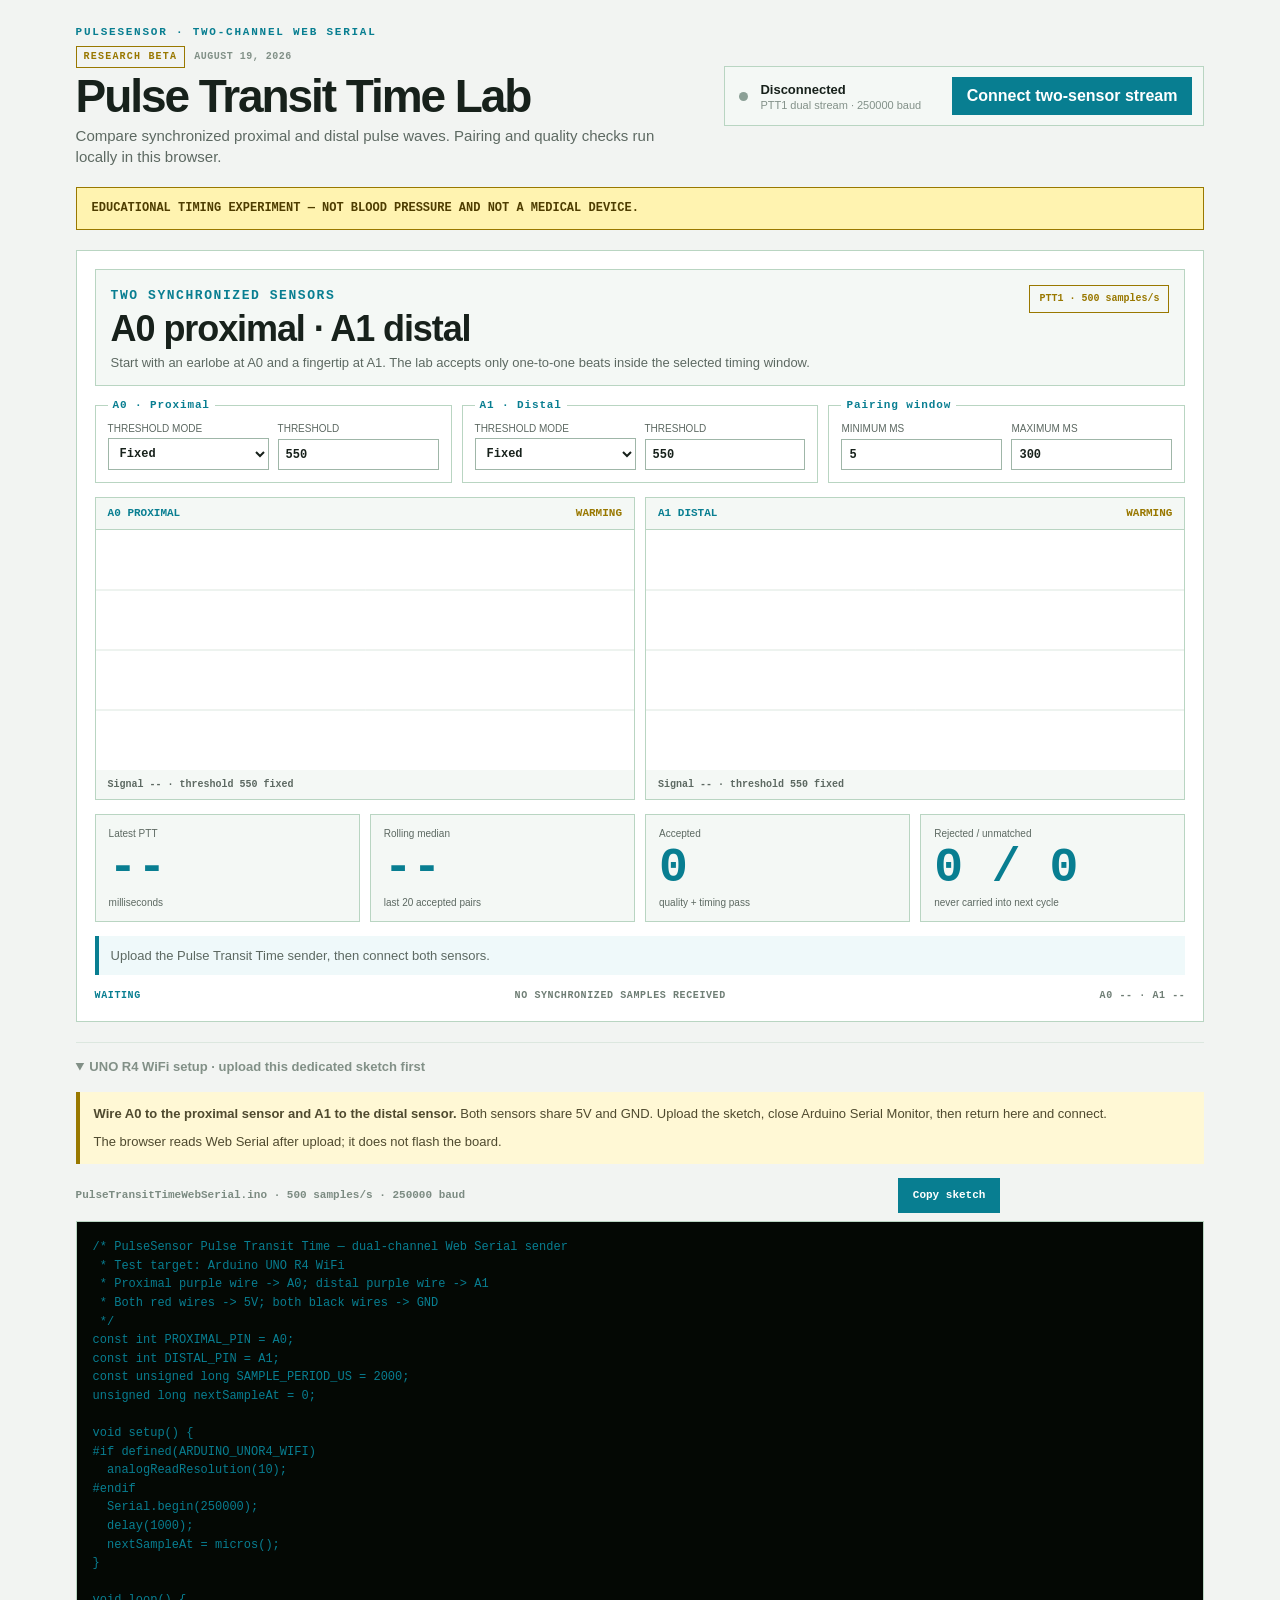
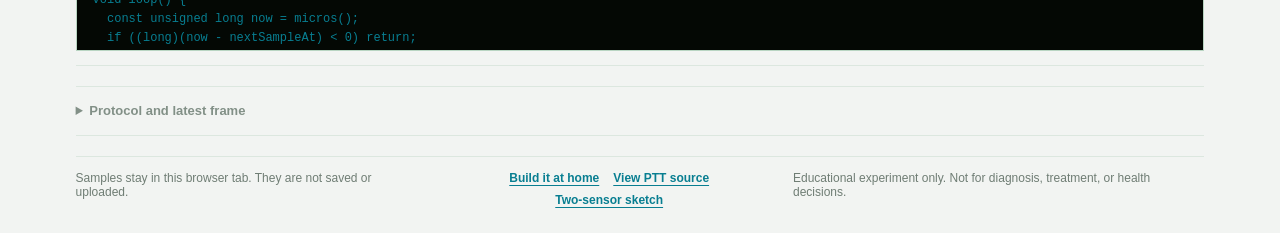
<file: docs/pulse-transit-time/index.html>
<!doctype html>
<html lang="en">
<head>
  <meta charset="utf-8">
  <meta name="viewport" content="width=device-width, initial-scale=1">
  <meta name="theme-color" content="#060a06">
  <title>PulseSensor Pulse Transit Time Lab</title>
  <meta name="description" content="Compare two synchronized PulseSensors for an educational pulse transit time experiment in Chrome.">
  <link rel="stylesheet" href="./pulse-transit-time.css?v=20260819-ptt-r1">
</head>
<body>
  <main class="ptt-app">
    <header class="topbar">
      <div>
        <p class="eyebrow">PulseSensor · Two-channel Web Serial</p>
        <p class="release-line"><span class="beta-badge">RESEARCH BETA</span><time datetime="2026-08-19">August 19, 2026</time></p>
        <h1>Pulse Transit Time Lab</h1>
        <p class="subhead">Compare synchronized proximal and distal pulse waves. Pairing and quality checks run locally in this browser.</p>
      </div>
      <div class="connection" aria-live="polite">
        <span class="status-dot" id="statusDot"></span>
        <div class="connection-copy">
          <strong id="statusText">Disconnected</strong>
          <span id="sourceMeta">PTT1 dual stream · 250000 baud</span>
        </div>
        <button id="connectBtn" type="button">Connect two-sensor stream</button>
      </div>
    </header>

    <div class="error-message" id="errorMessage" role="alert" hidden></div>
    <aside class="simulation-warning" id="simulationWarning" hidden>
      SIMULATED BENCH SIGNAL — NOT A PERSON. This mode checks the interface only.
    </aside>
    <aside class="experiment-warning">
      EDUCATIONAL TIMING EXPERIMENT — NOT BLOOD PRESSURE AND NOT A MEDICAL DEVICE.
    </aside>

    <section class="workspace" aria-labelledby="workspaceTitle">
      <div class="workspace-heading">
        <div>
          <span class="card-label">Two synchronized sensors</span>
          <h2 id="workspaceTitle">A0 proximal · A1 distal</h2>
          <p>Start with an earlobe at A0 and a fingertip at A1. The lab accepts only one-to-one beats inside the selected timing window.</p>
        </div>
        <span class="protocol-badge">PTT1 · 500 samples/s</span>
      </div>

      <div class="ptt-controls" aria-label="Pulse Transit Time detector settings">
        <fieldset>
          <legend>A0 · Proximal</legend>
          <label>Threshold mode
            <select id="proximalThresholdMode"><option value="fixed" selected>Fixed</option><option value="adaptive">Adaptive</option></select>
          </label>
          <label>Threshold <input id="proximalThreshold" type="number" min="0" max="1023" value="550"></label>
        </fieldset>
        <fieldset>
          <legend>A1 · Distal</legend>
          <label>Threshold mode
            <select id="distalThresholdMode"><option value="fixed" selected>Fixed</option><option value="adaptive">Adaptive</option></select>
          </label>
          <label>Threshold <input id="distalThreshold" type="number" min="0" max="1023" value="550"></label>
        </fieldset>
        <fieldset>
          <legend>Pairing window</legend>
          <label>Minimum ms <input id="minimumPtt" type="number" min="0" max="299" value="5"></label>
          <label>Maximum ms <input id="maximumPtt" type="number" min="1" max="1000" value="300"></label>
        </fieldset>
      </div>

      <div class="dual-wave-grid">
        <article class="channel-panel">
          <div class="channel-header"><strong>A0 PROXIMAL</strong><span id="proximalQuality">WARMING</span></div>
          <canvas id="proximalCanvas" width="900" height="220" aria-label="Proximal PulseSensor waveform"></canvas>
          <p id="proximalMeta">Signal -- · threshold 550 fixed</p>
        </article>
        <article class="channel-panel">
          <div class="channel-header"><strong>A1 DISTAL</strong><span id="distalQuality">WARMING</span></div>
          <canvas id="distalCanvas" width="900" height="220" aria-label="Distal PulseSensor waveform"></canvas>
          <p id="distalMeta">Signal -- · threshold 550 fixed</p>
        </article>
      </div>

      <div class="ptt-readouts">
        <article><span>Latest PTT</span><strong id="latestPtt">--</strong><small>milliseconds</small></article>
        <article><span>Rolling median</span><strong id="medianPtt">--</strong><small>last 20 accepted pairs</small></article>
        <article><span>Accepted</span><strong id="acceptedPairs">0</strong><small>quality + timing pass</small></article>
        <article><span>Rejected / unmatched</span><strong id="rejectedPairs">0 / 0</strong><small>never carried into next cycle</small></article>
      </div>
      <p class="ptt-guidance" id="pttGuidance">Upload the Pulse Transit Time sender, then connect both sensors.</p>

      <div class="connection-summary" aria-live="polite">
        <span id="modeChip">WAITING</span>
        <span id="frameMeta">No synchronized samples received</span>
        <span id="signalMeta">A0 -- · A1 --</span>
      </div>
    </section>

    <details class="technical-details board-setup" open>
      <summary>UNO R4 WiFi setup · upload this dedicated sketch first</summary>
      <div class="setup-callout">
        <p><strong>Wire A0 to the proximal sensor and A1 to the distal sensor.</strong> Both sensors share 5V and GND. Upload the sketch, close Arduino Serial Monitor, then return here and connect.</p>
        <p>The browser reads Web Serial after upload; it does not flash the board.</p>
      </div>
      <div class="sketch-toolbar">
        <span>PulseTransitTimeWebSerial.ino · 500 samples/s · 250000 baud</span>
        <button class="copy-sketch-button" id="copySketchBtn" type="button">Copy sketch</button>
        <span class="copy-status" id="copySketchStatus" role="status" aria-live="polite"></span>
      </div>
      <pre class="sketch-code"><code id="unoR4Sketch">/* PulseSensor Pulse Transit Time — dual-channel Web Serial sender
 * Test target: Arduino UNO R4 WiFi
 * Proximal purple wire -&gt; A0; distal purple wire -&gt; A1
 * Both red wires -&gt; 5V; both black wires -&gt; GND
 */
const int PROXIMAL_PIN = A0;
const int DISTAL_PIN = A1;
const unsigned long SAMPLE_PERIOD_US = 2000;
unsigned long nextSampleAt = 0;

void setup() {
#if defined(ARDUINO_UNOR4_WIFI)
  analogReadResolution(10);
#endif
  Serial.begin(250000);
  delay(1000);
  nextSampleAt = micros();
}

void loop() {
  const unsigned long now = micros();
  if ((long)(now - nextSampleAt) &lt; 0) return;
  nextSampleAt += SAMPLE_PERIOD_US;
  const int proximal = analogRead(PROXIMAL_PIN);
  const int distal = analogRead(DISTAL_PIN);
  Serial.print("PTT1,");
  Serial.print(now);
  Serial.print(',');
  Serial.print(proximal);
  Serial.print(',');
  Serial.println(distal);
}</code></pre>
    </details>

    <details class="technical-details">
      <summary>Protocol and latest frame</summary>
      <p>The dedicated sender emits <code>PTT1,timestamp_us,proximal,distal</code>. Other serial formats are ignored.</p>
      <p class="raw-line"><span>Latest frame</span><code id="rawSerial">waiting for PTT1 data...</code></p>
    </details>

    <footer>
      <p>Samples stay in this browser tab. They are not saved or uploaded.</p>
      <p class="source-links"><a href="https://github.com/WorldFamousElectronics/PulseSensorPlayground/blob/master/docs/pulse-transit-time/README.md" target="_blank" rel="noopener">Build it at home</a><a href="https://github.com/WorldFamousElectronics/PulseSensorPlayground/tree/master/docs/pulse-transit-time" target="_blank" rel="noopener">View PTT source</a><a href="https://github.com/WorldFamousElectronics/PulseSensorPlayground/blob/master/examples/PulseTransitTimeWebSerial/PulseTransitTimeWebSerial.ino" target="_blank" rel="noopener">Two-sensor sketch</a></p>
      <p>Educational experiment only. Not for diagnosis, treatment, or health decisions.</p>
    </footer>
  </main>

  <script>
    if (window.parent !== window) {
      const announceReady = () => window.parent.postMessage({ type: 'pulsesensor-pulse-transit-time-ready' }, '*');
      announceReady();
      window.addEventListener('load', announceReady, { once: true });
      setTimeout(announceReady, 500);
    }
  </script>
  <script type="module" src="./pulse-transit-time.mjs?v=20260819-ptt-r1"></script>
</body>
</html>
</file>
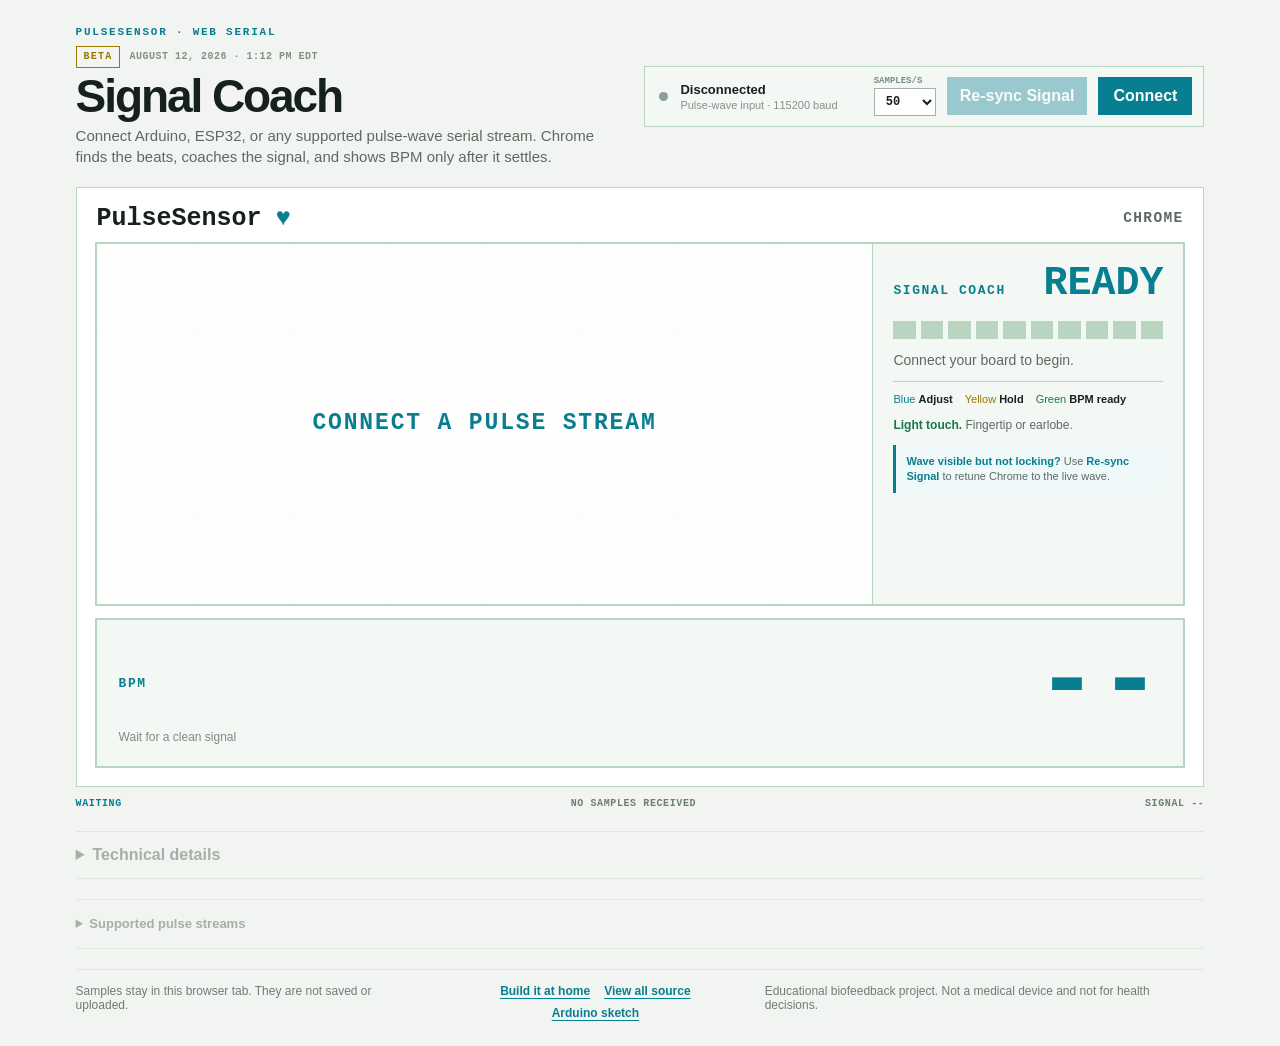
<file: docs/signal-coach/index.html>
<!doctype html>
<!-- PulseSensor Signal Coach parallel tester preview -->
<html lang="en">
<head>
  <meta charset="utf-8">
  <meta name="viewport" content="width=device-width, initial-scale=1">
  <meta name="theme-color" content="#060a06">
  <title>PulseSensor Signal Coach</title>
  <meta name="description" content="Connect a PulseSensor over USB, see the live waveform, and get clear Signal Coach guidance before trusting BPM.">
  <link rel="stylesheet" href="./signal-coach.css?v=20260812-action-first-r5">
</head>
<body>
  <main class="coach-app">
    <header class="topbar">
      <div>
        <p class="eyebrow">PulseSensor · Web Serial</p>
        <p class="release-line"><span class="beta-badge">BETA</span><time datetime="2026-08-12T13:12:31-04:00">August 12, 2026 · 1:12 PM EDT</time></p>
        <h1>Signal Coach</h1>
        <p class="subhead">Connect Arduino, ESP32, or any supported pulse-wave serial stream. Chrome finds the beats, coaches the signal, and shows BPM only after it settles.</p>
      </div>
      <div class="connection" aria-live="polite">
        <span class="status-dot" id="statusDot"></span>
        <div class="connection-copy">
          <strong id="statusText">Disconnected</strong>
          <span id="sourceMeta">Pulse-wave input · 115200 baud</span>
        </div>
        <label class="rate-control" for="sampleRate">Samples/s
          <select id="sampleRate">
            <option value="50" selected>50</option>
            <option value="100">100</option>
            <option value="200">200</option>
            <option value="500">500</option>
          </select>
        </label>
        <button class="resync-button" id="resyncBtn" type="button" aria-describedby="resyncHelp" title="Retune Chrome to the live waveform" disabled>Re-sync Signal</button>
        <button id="connectBtn" type="button">Connect</button>
      </div>
    </header>

    <div class="error-message" id="errorMessage" role="alert" hidden></div>
    <aside class="simulation-warning" id="simulationWarning" hidden>
      SIMULATED BENCH SIGNAL — NOT A PERSON. This mode checks the interface only.
    </aside>
    <section class="display" aria-labelledby="displayTitle">
      <h2 id="displayTitle" class="sr-only">Live PulseSensor display</h2>
      <div class="device-screen">
        <div class="screen-header">
          <span id="sourceName">PulseSensor</span>
          <span class="heart" id="heart" aria-hidden="true">♥</span>
          <span class="screen-source" id="screenSource">CHROME</span>
        </div>

        <div class="wave-coach-layout">
          <div class="wave-wrap">
            <canvas id="waveformCanvas" width="900" height="300" aria-label="Live PulseSensor waveform"></canvas>
            <div class="waiting-overlay" id="waitingOverlay">CONNECT A PULSE STREAM</div>
          </div>

          <aside class="graph-guide" aria-labelledby="graphGuideTitle">
            <article class="coach-card" id="coachCard">
              <div class="coach-heading">
                <span class="card-label" id="graphGuideTitle">Signal Coach</span>
                <strong id="coachLabel">READY</strong>
              </div>
              <div class="quality-bar" id="qualityBar" aria-label="Signal confidence">
                <span></span><span></span><span></span><span></span><span></span>
                <span></span><span></span><span></span><span></span><span></span>
              </div>
              <p id="coachAdvice">Connect your board to begin.</p>
            </article>
            <div class="guide-key" aria-label="Coach color key">
              <span class="guide-blue">Blue <b>Adjust</b></span>
              <span class="guide-yellow">Yellow <b>Hold</b></span>
              <span class="guide-green">Green <b>BPM ready</b></span>
            </div>
            <p class="wear-guide"><strong>Light touch.</strong> Fingertip or earlobe.</p>
            <p class="resync-help" id="resyncHelp"><strong>Wave visible but not locking?</strong> Use <b>Re-sync Signal</b> to retune Chrome to the live wave.</p>
          </aside>
        </div>

        <div class="readout-grid">
          <article class="bpm-card" id="bpmCard">
            <span class="card-label">BPM</span>
            <strong id="liveBpm">--</strong>
            <span class="card-note" id="bpmNote">Wait for a clean signal</span>
          </article>
        </div>
      </div>

      <div class="connection-summary" aria-live="polite">
        <span id="modeChip">WAITING</span>
        <span id="frameMeta">No samples received</span>
        <span id="signalMeta">Signal --</span>
      </div>
    </section>

    <details class="technical-details">
      <summary>Technical details</summary>
      <div class="technical-grid">
        <div><span>Signal</span><strong id="liveSignal">--</strong><small>raw ADC</small></div>
        <div><span>Browser beat</span><strong id="liveBeat">--</strong><small>detected in Chrome</small></div>
        <div><span>Browser IBI</span><strong id="liveIbi">--</strong><small>milliseconds</small></div>
        <div><span>Quality</span><strong id="liveQuality">--</strong><small>browser confidence</small></div>
        <div><span>Input format</span><strong id="liveInputFormat">--</strong><small>auto detected</small></div>
        <div><span>Sender values</span><strong id="sourceMetrics">--</strong><small>diagnostic only</small></div>
      </div>
      <p class="raw-line"><span>Latest frame</span><code id="rawSerial">waiting for data...</code></p>
    </details>

    <details class="technical-details supported-inputs">
      <summary>Supported pulse streams</summary>
      <p>Signal Coach needs a numeric pulse-wave sample. It accepts one number per line, <code>S512</code>, <code>Signal 512</code>, <code>signal=512</code>, <code>timestamp,signal</code>, JSON samples, Arduino <code>signal,bpm,ibi,beat</code>, and PulseLink PSWS. Sender BPM and IBI never control the coach.</p>
      <p>Choose the rate your sketch prints. The default tutorial sends 50 samples each second.</p>
    </details>

    <footer>
      <p>Samples stay in this browser tab. They are not saved or uploaded.</p>
      <p class="source-links"><a href="https://github.com/WorldFamousElectronics/PulseSensorPlayground/blob/master/docs/signal-coach/README.md" target="_blank" rel="noopener">Build it at home</a><a href="https://github.com/WorldFamousElectronics/PulseSensorPlayground/tree/master/docs/signal-coach" target="_blank" rel="noopener">View all source</a><a href="https://github.com/WorldFamousElectronics/PulseSensorPlayground/blob/master/examples/SignalCoachWebSerial/SignalCoachWebSerial.ino" target="_blank" rel="noopener">Arduino sketch</a></p>
      <p>Educational biofeedback project. Not a medical device and not for health decisions.</p>
    </footer>
  </main>

  <script>
    if (window.parent !== window) {
      const announceReady = () => window.parent.postMessage({ type: 'pulsesensor-signal-coach-ready' }, '*');
      announceReady();
      window.addEventListener('load', announceReady, { once: true });
      setTimeout(announceReady, 500);
    }
  </script>
  <script type="module" src="./signal-coach.mjs?v=20260812-action-first-r5"></script>
</body>
</html>
</file>
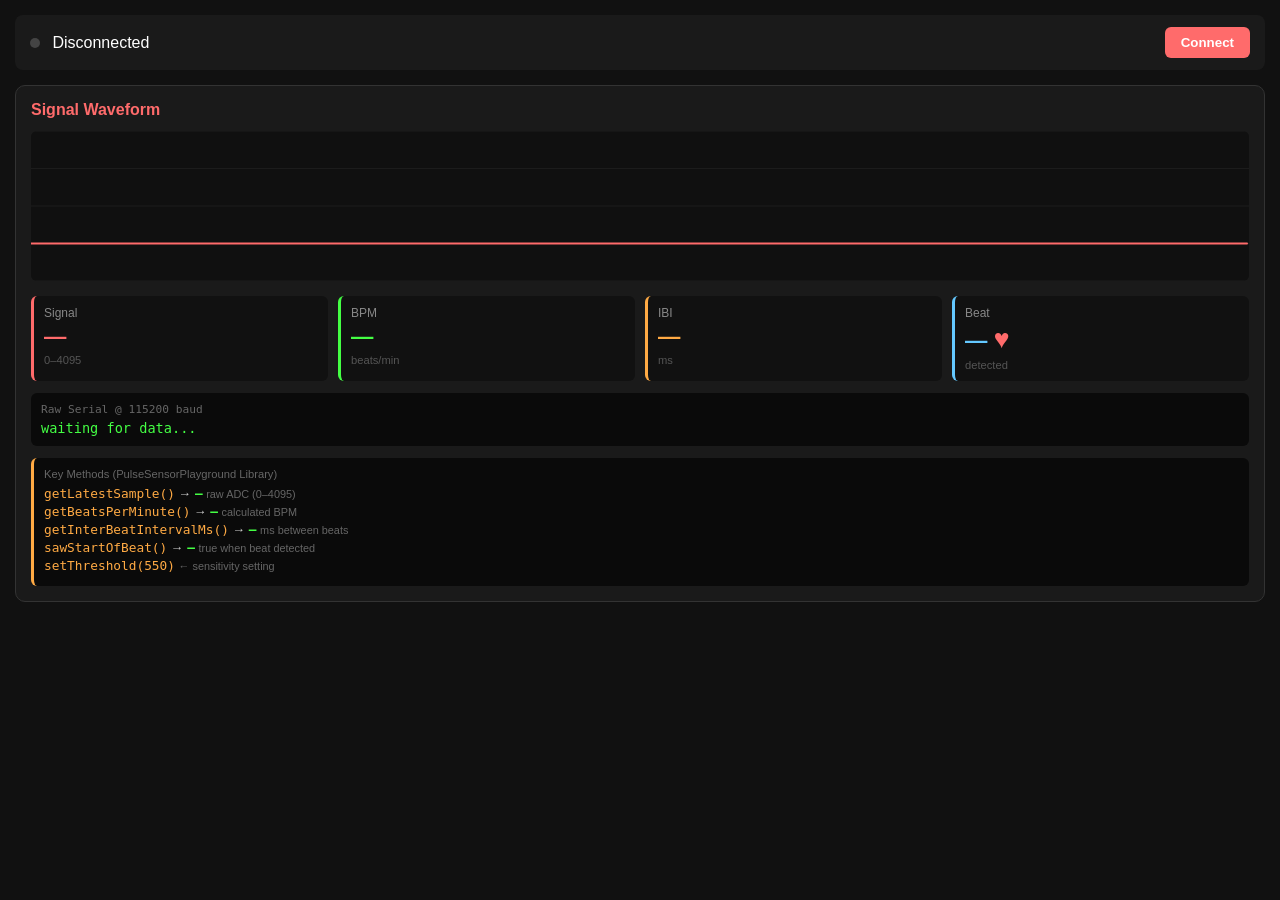
<file: docs/webserial-explainer/index.html>
<!DOCTYPE html>
<!-- Existing WebSerial dashboard preserved for tester comparison. -->
<html>
<head>
  <meta charset="UTF-8">
  <meta name="viewport" content="width=device-width, initial-scale=1.0">
  <title>PulseSensor WebSerial</title>
  <style>
    * { margin: 0; padding: 0; box-sizing: border-box; }
    body { 
      font-family: -apple-system, BlinkMacSystemFont, 'Segoe UI', Roboto, sans-serif; 
      background: #111; 
      color: white; 
      padding: 15px; 
    }
    
    .connection-bar {
      display: flex;
      justify-content: space-between;
      align-items: center;
      padding: 12px 15px;
      background: #1a1a1a;
      border-radius: 8px;
      margin-bottom: 15px;
    }
    
    .status-dot {
      display: inline-block;
      width: 10px;
      height: 10px;
      border-radius: 50%;
      background: #444;
      margin-right: 8px;
      transition: background 0.3s;
    }
    
    .status-dot.connected { background: #51cf66; }
    
    button {
      padding: 8px 16px;
      background: #ff6b6b;
      color: white;
      border: none;
      border-radius: 6px;
      font-weight: 600;
      cursor: pointer;
    }
    
    button:hover { background: #ff5252; }
    
    .panel {
      background: #1a1a1a;
      border: 1px solid #333;
      border-radius: 10px;
      padding: 15px;
    }
    
    .panel h2 {
      font-size: 1em;
      color: #ff6b6b;
      margin-bottom: 12px;
    }
    
    canvas {
      width: 100%;
      height: 150px;
      background: #111;
      border-radius: 6px;
      display: block;
    }
    
    .variables {
      display: grid;
      grid-template-columns: repeat(4, 1fr);
      gap: 10px;
      margin-top: 15px;
    }
    
    .var-box {
      background: #111;
      padding: 10px;
      border-radius: 6px;
      border-left: 3px solid;
    }
    
    .var-box .label { font-size: 0.75em; color: #888; }
    .var-box .value { font-size: 1.4em; font-weight: bold; margin: 4px 0; }
    .var-box .unit { font-size: 0.7em; color: #555; }
    
    .var-box.signal { border-color: #ff6b6b; }
    .var-box.signal .value { color: #ff6b6b; }
    .var-box.bpm { border-color: #44ff44; }
    .var-box.bpm .value { color: #44ff44; }
    .var-box.ibi { border-color: #ffaa44; }
    .var-box.ibi .value { color: #ffaa44; }
    .var-box.beat { border-color: #64c8ff; }
    .var-box.beat .value { color: #64c8ff; }
    
    .heart {
      display: inline-block;
      font-size: 1.2em;
      color: #ff6b6b;
      transition: transform 0.1s;
    }
    
    .heart.pulse { transform: scale(1.4); }
    
    .raw-serial {
      margin-top: 12px;
      padding: 10px;
      background: #0a0a0a;
      border-radius: 6px;
      font-family: 'Monaco', 'Consolas', monospace;
    }
    
    .raw-serial .label { font-size: 0.7em; color: #666; margin-bottom: 4px; }
    .raw-serial .data { font-size: 0.85em; color: #44ff44; }
    
    .methods {
      margin-top: 12px;
      padding: 10px;
      background: #0a0a0a;
      border-radius: 6px;
      border-left: 3px solid #ffaa44;
    }
    
    .methods .label { font-size: 0.7em; color: #666; margin-bottom: 6px; }
    .methods .method { font-size: 0.8em; color: #ccc; margin: 3px 0; }
    .methods .func { color: #ffaa44; font-family: 'Monaco', 'Consolas', monospace; }
    .methods .live { color: #44ff44; font-family: 'Monaco', 'Consolas', monospace; font-weight: bold; }
    .methods .desc { color: #666; font-size: 0.85em; }
    
    .error-message {
      background: #3a1a1a;
      border-left: 3px solid #ff6b6b;
      padding: 10px;
      border-radius: 4px;
      margin-bottom: 15px;
      display: none;
      font-size: 0.85em;
    }
    
    .error-message.show { display: block; }
    
    @media (max-width: 500px) {
      .variables { grid-template-columns: repeat(2, 1fr); }
    }
  </style>
</head>
<body>
  <div class="connection-bar">
    <div>
      <span class="status-dot" id="statusDot"></span>
      <span id="statusText">Disconnected</span>
    </div>
    <button id="connectBtn">Connect</button>
  </div>
  
  <div class="error-message" id="errorMessage"></div>
  
  <div class="panel">
    <h2>Signal Waveform</h2>
    <canvas id="waveformCanvas"></canvas>
    
    <div class="variables">
      <div class="var-box signal">
        <div class="label">Signal</div>
        <div class="value" id="liveSignal">—</div>
        <div class="unit">0–4095</div>
      </div>
      <div class="var-box bpm">
        <div class="label">BPM</div>
        <div class="value" id="liveBpm">—</div>
        <div class="unit">beats/min</div>
      </div>
      <div class="var-box ibi">
        <div class="label">IBI</div>
        <div class="value" id="liveIbi">—</div>
        <div class="unit">ms</div>
      </div>
      <div class="var-box beat">
        <div class="label">Beat</div>
        <div class="value"><span id="liveBeat">—</span> <span class="heart" id="heart">♥</span></div>
        <div class="unit">detected</div>
      </div>
    </div>
    
    <div class="raw-serial">
      <div class="label">Raw Serial @ 115200 baud</div>
      <div class="data" id="rawSerial">waiting for data...</div>
    </div>
    
    <div class="methods">
      <div class="label">Key Methods (PulseSensorPlayground Library)</div>
      <div class="method"><span class="func">getLatestSample()</span> → <span class="live" id="methodSignal">—</span> <span class="desc">raw ADC (0–4095)</span></div>
      <div class="method"><span class="func">getBeatsPerMinute()</span> → <span class="live" id="methodBpm">—</span> <span class="desc">calculated BPM</span></div>
      <div class="method"><span class="func">getInterBeatIntervalMs()</span> → <span class="live" id="methodIbi">—</span> <span class="desc">ms between beats</span></div>
      <div class="method"><span class="func">sawStartOfBeat()</span> → <span class="live" id="methodBeat">—</span> <span class="desc">true when beat detected</span></div>
      <div class="method"><span class="func">setThreshold(550)</span> <span class="desc">← sensitivity setting</span></div>
    </div>
  </div>

  <script>
    class PulseSensorSerial {
      constructor(options = {}) {
        this.port = null;
        this.reader = null;
        this.isConnected = false;
        this.baudRate = options.baudRate || 115200;
        this.onData = options.onData || (() => {});
        this.onConnect = options.onConnect || (() => {});
        this.onDisconnect = options.onDisconnect || (() => {});
        this.onError = options.onError || (() => {});
      }

      static isSupported() { return 'serial' in navigator; }

      async connect() {
        if (!PulseSensorSerial.isSupported()) {
          this.onError('WebSerial not supported. Use Chrome, Edge, or Brave.');
          return false;
        }
        try {
          this.port = await navigator.serial.requestPort();
          await this.port.open({ baudRate: this.baudRate });
          this.isConnected = true;
          this.onConnect();
          this.readLoop();
          return true;
        } catch (error) {
          this.onError(`Connection failed: ${error.message}`);
          return false;
        }
      }

      async disconnect() {
        this.isConnected = false;
        try {
          if (this.reader) { await this.reader.cancel(); this.reader = null; }
          if (this.port) { await this.port.close(); this.port = null; }
          this.onDisconnect();
        } catch (error) {
          this.onError(`Disconnect error: ${error.message}`);
        }
      }

      async readLoop() {
        try {
          const textDecoder = new TextDecoderStream();
          this.port.readable.pipeTo(textDecoder.writable);
          this.reader = textDecoder.readable.getReader();
          let buffer = '';
          while (this.isConnected) {
            const { value, done } = await this.reader.read();
            if (done) break;
            buffer += value;
            const lines = buffer.split('\n');
            buffer = lines.pop();
            for (const line of lines) {
              const trimmed = line.trim();
              if (trimmed.length > 0) this.onData(trimmed);
            }
          }
        } catch (error) {
          if (this.isConnected) this.onError(`Read error: ${error.message}`);
        } finally {
          this.isConnected = false;
          this.onDisconnect();
        }
      }
    }

    const HISTORY_LENGTH = 600;
    let waveformHistory = new Array(HISTORY_LENGTH).fill(2048);
    let minSignal = 2048, maxSignal = 2048;

    const connectBtn = document.getElementById('connectBtn');
    const statusDot = document.getElementById('statusDot');
    const statusText = document.getElementById('statusText');
    const errorMessage = document.getElementById('errorMessage');
    const liveSignal = document.getElementById('liveSignal');
    const liveBpm = document.getElementById('liveBpm');
    const liveIbi = document.getElementById('liveIbi');
    const liveBeat = document.getElementById('liveBeat');
    const heart = document.getElementById('heart');
    const rawSerial = document.getElementById('rawSerial');
    const methodSignal = document.getElementById('methodSignal');
    const methodBpm = document.getElementById('methodBpm');
    const methodIbi = document.getElementById('methodIbi');
    const methodBeat = document.getElementById('methodBeat');
    const canvas = document.getElementById('waveformCanvas');
    const ctx = canvas.getContext('2d');

    const dpr = window.devicePixelRatio || 1;
    let rect = canvas.getBoundingClientRect();
    canvas.width = rect.width * dpr;
    canvas.height = rect.height * dpr;
    ctx.scale(dpr, dpr);

    const sensor = new PulseSensorSerial({
      baudRate: 115200,
      onData: (line) => {
        rawSerial.textContent = line;
        const parts = line.split(',');
        if (parts.length < 4) return;

        try {
          const signal = parseInt(parts[0]);
          const bpm = parseInt(parts[1]);
          const ibi = parseInt(parts[2]);
          const beat = parseInt(parts[3]);

          liveSignal.textContent = signal;
          liveBpm.textContent = bpm > 0 ? bpm : '—';
          liveIbi.textContent = bpm > 0 && ibi > 0 ? ibi : '—';
          liveBeat.textContent = beat ? '1' : '0';

          methodSignal.textContent = signal;
          methodBpm.textContent = bpm > 0 ? bpm : '0';
          methodIbi.textContent = ibi;
          methodBeat.textContent = beat ? 'true' : 'false';

          if (beat) {
            heart.classList.add('pulse');
            setTimeout(() => heart.classList.remove('pulse'), 150);
          }

          waveformHistory.shift();
          waveformHistory.push(signal);
          minSignal = Math.min(...waveformHistory);
          maxSignal = Math.max(...waveformHistory);
          draw();
        } catch (e) {
          console.error('Parse error:', e);
        }
      },
      onConnect: () => {
        connectBtn.textContent = 'Disconnect';
        statusDot.classList.add('connected');
        statusText.textContent = 'Connected';
        errorMessage.classList.remove('show');
        liveSignal.textContent = '—';
        liveBpm.textContent = '—';
        liveIbi.textContent = '—';
        liveBeat.textContent = '—';
        rect = canvas.getBoundingClientRect();
        canvas.width = rect.width * dpr;
        canvas.height = rect.height * dpr;
        ctx.setTransform(1, 0, 0, 1, 0, 0);
        ctx.scale(dpr, dpr);
      },
      onDisconnect: () => {
        connectBtn.textContent = 'Connect';
        statusDot.classList.remove('connected');
        statusText.textContent = 'Disconnected';
        liveSignal.textContent = '—';
        liveBpm.textContent = '—';
        liveIbi.textContent = '—';
        liveBeat.textContent = '—';
      },
      onError: (err) => {
        errorMessage.textContent = err;
        errorMessage.classList.add('show');
      }
    });

    connectBtn.addEventListener('click', () => {
      sensor.isConnected ? sensor.disconnect() : sensor.connect();
    });

    function draw() {
      const width = canvas.width / dpr;
      const height = canvas.height / dpr;

      ctx.fillStyle = 'rgba(17, 17, 17, 0.9)';
      ctx.fillRect(0, 0, width, height);

      ctx.strokeStyle = 'rgba(255, 255, 255, 0.05)';
      ctx.lineWidth = 1;
      for (let i = 0; i <= 4; i++) {
        const y = (height / 4) * i;
        ctx.beginPath();
        ctx.moveTo(0, y);
        ctx.lineTo(width, y);
        ctx.stroke();
      }

      const range = Math.max(maxSignal - minSignal, 1);
      const center = height / 2;
      const scale = height / 2 / range;

      ctx.strokeStyle = '#ff6b6b';
      ctx.lineWidth = 2;
      ctx.lineCap = 'round';
      ctx.lineJoin = 'round';

      ctx.beginPath();
      for (let i = 0; i < HISTORY_LENGTH; i++) {
        const x = (i / HISTORY_LENGTH) * width;
        const normalized = (waveformHistory[i] - minSignal) * scale;
        const y = center - (normalized - range / 2 * scale);
        i === 0 ? ctx.moveTo(x, y) : ctx.lineTo(x, y);
      }
      ctx.stroke();
    }

    draw();
  </script>
</body>
</html>
</file>
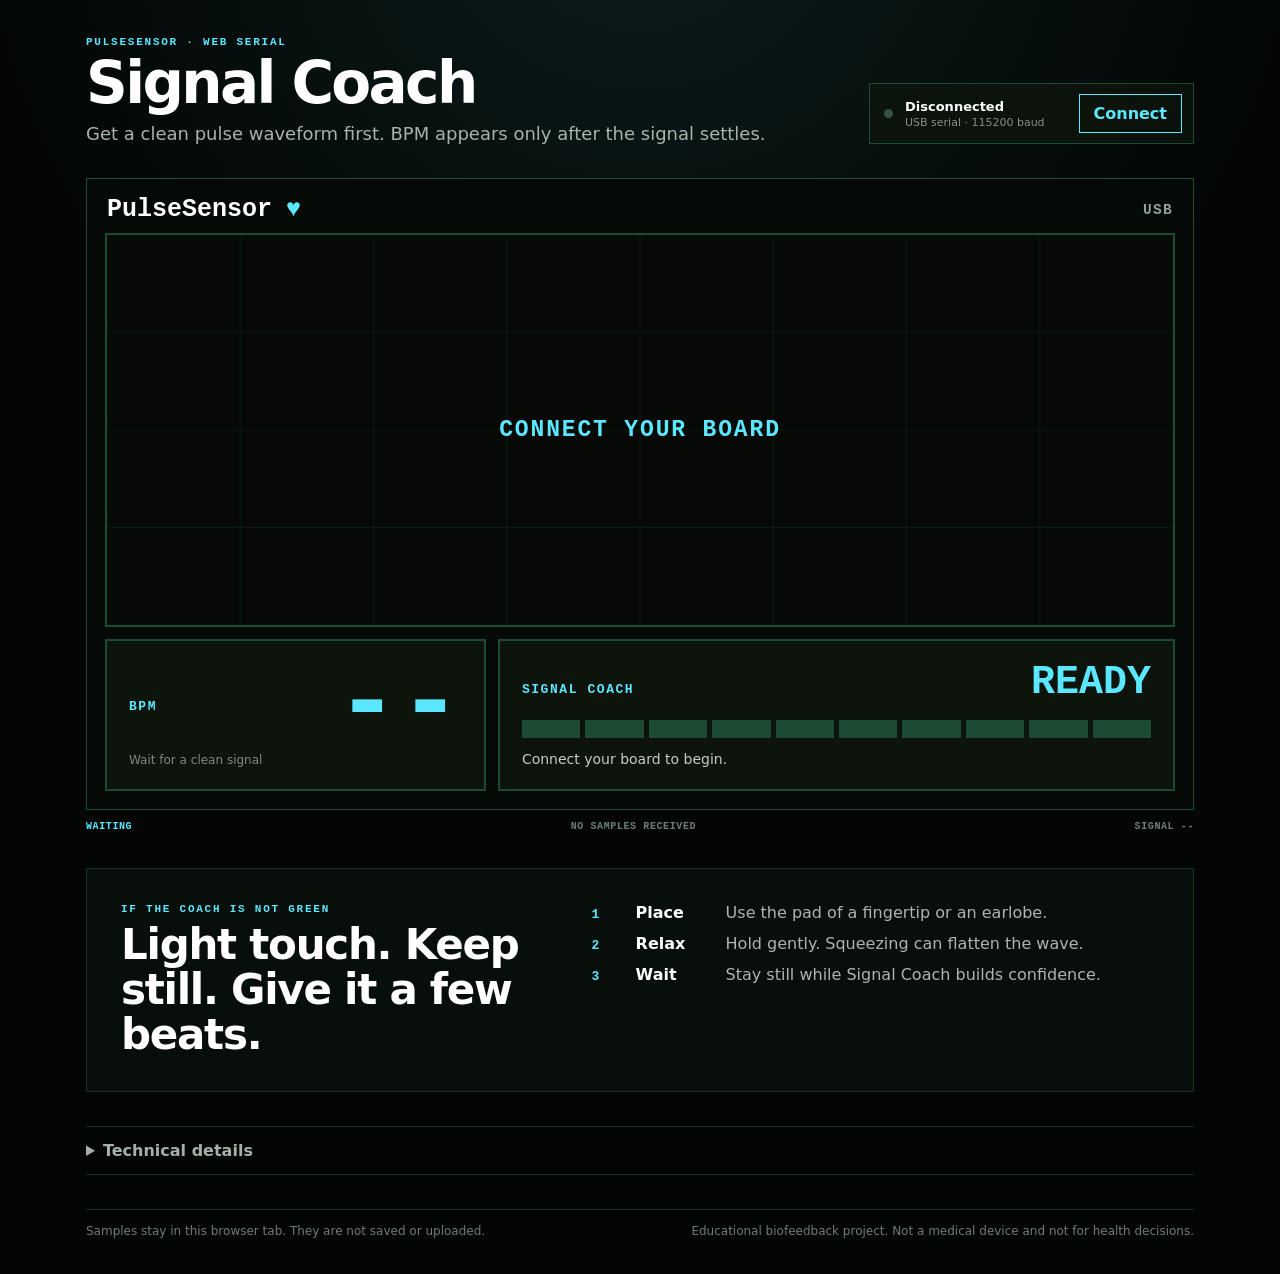
<file: resources/signal-coach/index.html>
<!doctype html>
<!-- PulseSensor Signal Coach tester preview -->
<html lang="en">
<head>
  <meta charset="utf-8">
  <meta name="viewport" content="width=device-width, initial-scale=1">
  <meta name="theme-color" content="#060a06">
  <title>PulseSensor Signal Coach</title>
  <meta name="description" content="Connect a PulseSensor over USB, see the live waveform, and get clear Signal Coach guidance before trusting BPM.">
  <link rel="stylesheet" href="./signal-coach.css">
</head>
<body>
  <main class="coach-app">
    <header class="topbar">
      <div>
        <p class="eyebrow">PulseSensor · Web Serial</p>
        <h1>Signal Coach</h1>
        <p class="subhead">Get a clean pulse waveform first. BPM appears only after the signal settles.</p>
      </div>
      <div class="connection" aria-live="polite">
        <span class="status-dot" id="statusDot"></span>
        <div class="connection-copy">
          <strong id="statusText">Disconnected</strong>
          <span id="sourceMeta">USB serial · 115200 baud</span>
        </div>
        <button id="connectBtn" type="button">Connect</button>
      </div>
    </header>

    <div class="error-message" id="errorMessage" role="alert" hidden></div>
    <aside class="simulation-warning" id="simulationWarning" hidden>
      SIMULATED BENCH SIGNAL — NOT A PERSON. This mode checks the interface only.
    </aside>

    <section class="display" aria-labelledby="displayTitle">
      <h2 id="displayTitle" class="sr-only">Live PulseSensor display</h2>
      <div class="device-screen">
        <div class="screen-header">
          <span id="sourceName">PulseSensor</span>
          <span class="heart" id="heart" aria-hidden="true">♥</span>
          <span class="screen-source" id="screenSource">USB</span>
        </div>

        <div class="wave-wrap">
          <canvas id="waveformCanvas" width="900" height="300" aria-label="Live PulseSensor waveform"></canvas>
          <div class="waiting-overlay" id="waitingOverlay">CONNECT YOUR BOARD</div>
        </div>

        <div class="readout-grid">
          <article class="bpm-card" id="bpmCard">
            <span class="card-label">BPM</span>
            <strong id="liveBpm">--</strong>
            <span class="card-note" id="bpmNote">Wait for a clean signal</span>
          </article>

          <article class="coach-card" id="coachCard">
            <div class="coach-heading">
              <span class="card-label">Signal Coach</span>
              <strong id="coachLabel">READY</strong>
            </div>
            <div class="quality-bar" id="qualityBar" aria-label="Signal confidence">
              <span></span><span></span><span></span><span></span><span></span>
              <span></span><span></span><span></span><span></span><span></span>
            </div>
            <p id="coachAdvice">Connect your board to begin.</p>
          </article>
        </div>
      </div>

      <div class="connection-summary" aria-live="polite">
        <span id="modeChip">WAITING</span>
        <span id="frameMeta">No samples received</span>
        <span id="signalMeta">Signal --</span>
      </div>
    </section>

    <section class="placement" aria-labelledby="placementTitle">
      <div>
        <p class="section-kicker">If the coach is not green</p>
        <h2 id="placementTitle">Light touch. Keep still. Give it a few beats.</h2>
      </div>
      <ol>
        <li><strong>Place</strong><span>Use the pad of a fingertip or an earlobe.</span></li>
        <li><strong>Relax</strong><span>Hold gently. Squeezing can flatten the wave.</span></li>
        <li><strong>Wait</strong><span>Stay still while Signal Coach builds confidence.</span></li>
      </ol>
    </section>

    <details class="technical-details">
      <summary>Technical details</summary>
      <div class="technical-grid">
        <div><span>Signal</span><strong id="liveSignal">--</strong><small>raw ADC</small></div>
        <div><span>Beat</span><strong id="liveBeat">--</strong><small>one-sample event</small></div>
        <div><span>IBI</span><strong id="liveIbi">--</strong><small>milliseconds</small></div>
        <div><span>Quality</span><strong id="liveQuality">--</strong><small>coach confidence</small></div>
      </div>
      <p class="raw-line"><span>Latest frame</span><code id="rawSerial">waiting for data...</code></p>
    </details>

    <footer>
      <p>Samples stay in this browser tab. They are not saved or uploaded.</p>
      <p>Educational biofeedback project. Not a medical device and not for health decisions.</p>
    </footer>
  </main>

  <script type="module" src="./signal-coach.mjs"></script>
</body>
</html>
</file>
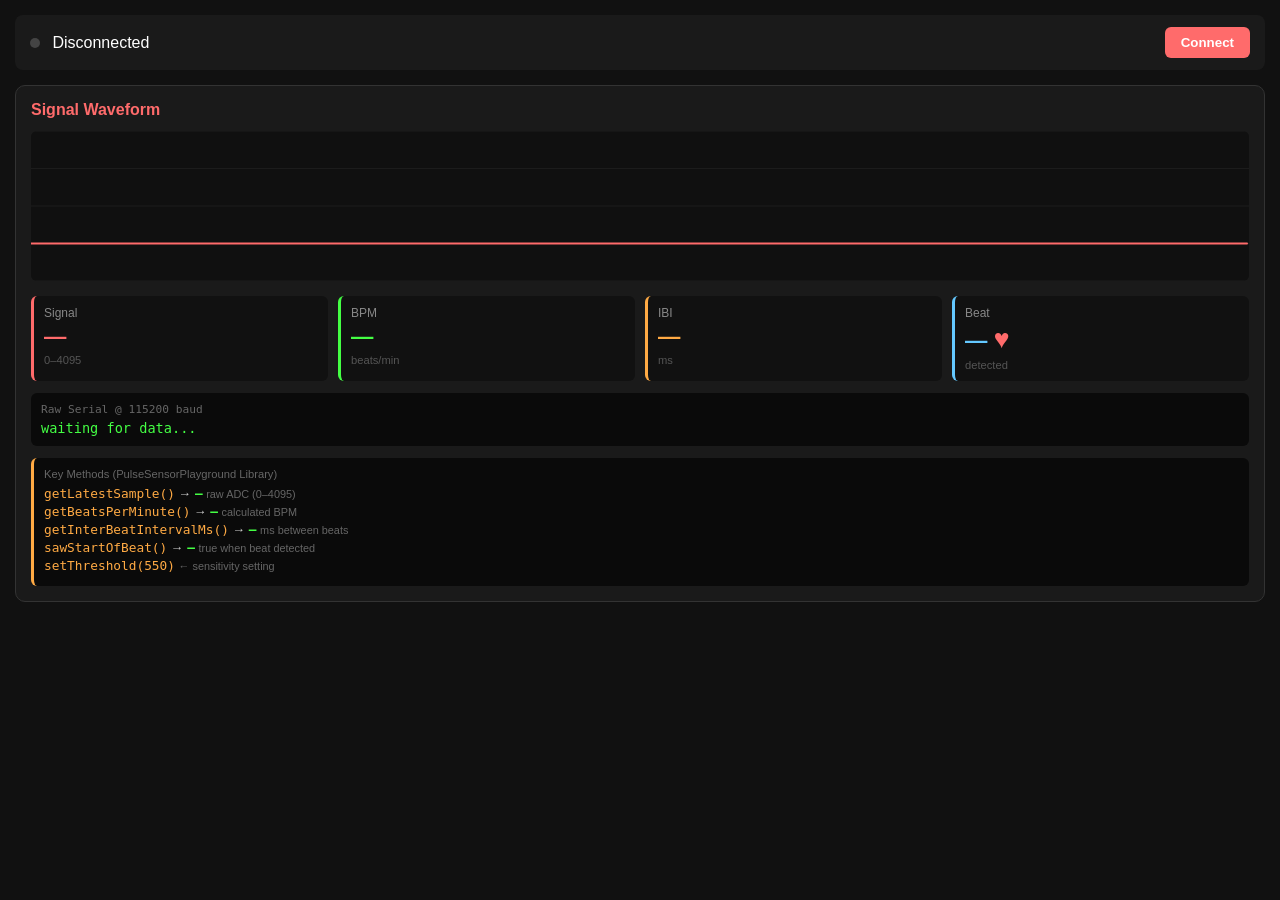
<file: resources/webserial-explainer/index.html>
<!DOCTYPE html>
<html>
<head>
  <meta charset="UTF-8">
  <meta name="viewport" content="width=device-width, initial-scale=1.0">
  <title>PulseSensor WebSerial</title>
  <style>
    * { margin: 0; padding: 0; box-sizing: border-box; }
    body { 
      font-family: -apple-system, BlinkMacSystemFont, 'Segoe UI', Roboto, sans-serif; 
      background: #111; 
      color: white; 
      padding: 15px; 
    }
    
    .connection-bar {
      display: flex;
      justify-content: space-between;
      align-items: center;
      padding: 12px 15px;
      background: #1a1a1a;
      border-radius: 8px;
      margin-bottom: 15px;
    }
    
    .status-dot {
      display: inline-block;
      width: 10px;
      height: 10px;
      border-radius: 50%;
      background: #444;
      margin-right: 8px;
      transition: background 0.3s;
    }
    
    .status-dot.connected { background: #51cf66; }
    
    button {
      padding: 8px 16px;
      background: #ff6b6b;
      color: white;
      border: none;
      border-radius: 6px;
      font-weight: 600;
      cursor: pointer;
    }
    
    button:hover { background: #ff5252; }
    
    .panel {
      background: #1a1a1a;
      border: 1px solid #333;
      border-radius: 10px;
      padding: 15px;
    }
    
    .panel h2 {
      font-size: 1em;
      color: #ff6b6b;
      margin-bottom: 12px;
    }
    
    canvas {
      width: 100%;
      height: 150px;
      background: #111;
      border-radius: 6px;
      display: block;
    }
    
    .variables {
      display: grid;
      grid-template-columns: repeat(4, 1fr);
      gap: 10px;
      margin-top: 15px;
    }
    
    .var-box {
      background: #111;
      padding: 10px;
      border-radius: 6px;
      border-left: 3px solid;
    }
    
    .var-box .label { font-size: 0.75em; color: #888; }
    .var-box .value { font-size: 1.4em; font-weight: bold; margin: 4px 0; }
    .var-box .unit { font-size: 0.7em; color: #555; }
    
    .var-box.signal { border-color: #ff6b6b; }
    .var-box.signal .value { color: #ff6b6b; }
    .var-box.bpm { border-color: #44ff44; }
    .var-box.bpm .value { color: #44ff44; }
    .var-box.ibi { border-color: #ffaa44; }
    .var-box.ibi .value { color: #ffaa44; }
    .var-box.beat { border-color: #64c8ff; }
    .var-box.beat .value { color: #64c8ff; }
    
    .heart {
      display: inline-block;
      font-size: 1.2em;
      color: #ff6b6b;
      transition: transform 0.1s;
    }
    
    .heart.pulse { transform: scale(1.4); }
    
    .raw-serial {
      margin-top: 12px;
      padding: 10px;
      background: #0a0a0a;
      border-radius: 6px;
      font-family: 'Monaco', 'Consolas', monospace;
    }
    
    .raw-serial .label { font-size: 0.7em; color: #666; margin-bottom: 4px; }
    .raw-serial .data { font-size: 0.85em; color: #44ff44; }
    
    .methods {
      margin-top: 12px;
      padding: 10px;
      background: #0a0a0a;
      border-radius: 6px;
      border-left: 3px solid #ffaa44;
    }
    
    .methods .label { font-size: 0.7em; color: #666; margin-bottom: 6px; }
    .methods .method { font-size: 0.8em; color: #ccc; margin: 3px 0; }
    .methods .func { color: #ffaa44; font-family: 'Monaco', 'Consolas', monospace; }
    .methods .live { color: #44ff44; font-family: 'Monaco', 'Consolas', monospace; font-weight: bold; }
    .methods .desc { color: #666; font-size: 0.85em; }
    
    .error-message {
      background: #3a1a1a;
      border-left: 3px solid #ff6b6b;
      padding: 10px;
      border-radius: 4px;
      margin-bottom: 15px;
      display: none;
      font-size: 0.85em;
    }
    
    .error-message.show { display: block; }
    
    @media (max-width: 500px) {
      .variables { grid-template-columns: repeat(2, 1fr); }
    }
  </style>
</head>
<body>
  <div class="connection-bar">
    <div>
      <span class="status-dot" id="statusDot"></span>
      <span id="statusText">Disconnected</span>
    </div>
    <button id="connectBtn">Connect</button>
  </div>
  
  <div class="error-message" id="errorMessage"></div>
  
  <div class="panel">
    <h2>Signal Waveform</h2>
    <canvas id="waveformCanvas"></canvas>
    
    <div class="variables">
      <div class="var-box signal">
        <div class="label">Signal</div>
        <div class="value" id="liveSignal">—</div>
        <div class="unit">0–4095</div>
      </div>
      <div class="var-box bpm">
        <div class="label">BPM</div>
        <div class="value" id="liveBpm">—</div>
        <div class="unit">beats/min</div>
      </div>
      <div class="var-box ibi">
        <div class="label">IBI</div>
        <div class="value" id="liveIbi">—</div>
        <div class="unit">ms</div>
      </div>
      <div class="var-box beat">
        <div class="label">Beat</div>
        <div class="value"><span id="liveBeat">—</span> <span class="heart" id="heart">♥</span></div>
        <div class="unit">detected</div>
      </div>
    </div>
    
    <div class="raw-serial">
      <div class="label">Raw Serial @ 115200 baud</div>
      <div class="data" id="rawSerial">waiting for data...</div>
    </div>
    
    <div class="methods">
      <div class="label">Key Methods (PulseSensorPlayground Library)</div>
      <div class="method"><span class="func">getLatestSample()</span> → <span class="live" id="methodSignal">—</span> <span class="desc">raw ADC (0–4095)</span></div>
      <div class="method"><span class="func">getBeatsPerMinute()</span> → <span class="live" id="methodBpm">—</span> <span class="desc">calculated BPM</span></div>
      <div class="method"><span class="func">getInterBeatIntervalMs()</span> → <span class="live" id="methodIbi">—</span> <span class="desc">ms between beats</span></div>
      <div class="method"><span class="func">sawStartOfBeat()</span> → <span class="live" id="methodBeat">—</span> <span class="desc">true when beat detected</span></div>
      <div class="method"><span class="func">setThreshold(550)</span> <span class="desc">← sensitivity setting</span></div>
    </div>
  </div>

  <script>
    class PulseSensorSerial {
      constructor(options = {}) {
        this.port = null;
        this.reader = null;
        this.isConnected = false;
        this.baudRate = options.baudRate || 115200;
        this.onData = options.onData || (() => {});
        this.onConnect = options.onConnect || (() => {});
        this.onDisconnect = options.onDisconnect || (() => {});
        this.onError = options.onError || (() => {});
      }

      static isSupported() { return 'serial' in navigator; }

      async connect() {
        if (!PulseSensorSerial.isSupported()) {
          this.onError('WebSerial not supported. Use Chrome, Edge, or Brave.');
          return false;
        }
        try {
          this.port = await navigator.serial.requestPort();
          await this.port.open({ baudRate: this.baudRate });
          this.isConnected = true;
          this.onConnect();
          this.readLoop();
          return true;
        } catch (error) {
          this.onError(`Connection failed: ${error.message}`);
          return false;
        }
      }

      async disconnect() {
        this.isConnected = false;
        try {
          if (this.reader) { await this.reader.cancel(); this.reader = null; }
          if (this.port) { await this.port.close(); this.port = null; }
          this.onDisconnect();
        } catch (error) {
          this.onError(`Disconnect error: ${error.message}`);
        }
      }

      async readLoop() {
        try {
          const textDecoder = new TextDecoderStream();
          this.port.readable.pipeTo(textDecoder.writable);
          this.reader = textDecoder.readable.getReader();
          let buffer = '';
          while (this.isConnected) {
            const { value, done } = await this.reader.read();
            if (done) break;
            buffer += value;
            const lines = buffer.split('\n');
            buffer = lines.pop();
            for (const line of lines) {
              const trimmed = line.trim();
              if (trimmed.length > 0) this.onData(trimmed);
            }
          }
        } catch (error) {
          if (this.isConnected) this.onError(`Read error: ${error.message}`);
        } finally {
          this.isConnected = false;
          this.onDisconnect();
        }
      }
    }

    const HISTORY_LENGTH = 600;
    let waveformHistory = new Array(HISTORY_LENGTH).fill(2048);
    let minSignal = 2048, maxSignal = 2048;

    const connectBtn = document.getElementById('connectBtn');
    const statusDot = document.getElementById('statusDot');
    const statusText = document.getElementById('statusText');
    const errorMessage = document.getElementById('errorMessage');
    const liveSignal = document.getElementById('liveSignal');
    const liveBpm = document.getElementById('liveBpm');
    const liveIbi = document.getElementById('liveIbi');
    const liveBeat = document.getElementById('liveBeat');
    const heart = document.getElementById('heart');
    const rawSerial = document.getElementById('rawSerial');
    const methodSignal = document.getElementById('methodSignal');
    const methodBpm = document.getElementById('methodBpm');
    const methodIbi = document.getElementById('methodIbi');
    const methodBeat = document.getElementById('methodBeat');
    const canvas = document.getElementById('waveformCanvas');
    const ctx = canvas.getContext('2d');

    const dpr = window.devicePixelRatio || 1;
    let rect = canvas.getBoundingClientRect();
    canvas.width = rect.width * dpr;
    canvas.height = rect.height * dpr;
    ctx.scale(dpr, dpr);

    const sensor = new PulseSensorSerial({
      baudRate: 115200,
      onData: (line) => {
        rawSerial.textContent = line;
        const parts = line.split(',');
        if (parts.length < 4) return;

        try {
          const signal = parseInt(parts[0]);
          const bpm = parseInt(parts[1]);
          const ibi = parseInt(parts[2]);
          const beat = parseInt(parts[3]);

          liveSignal.textContent = signal;
          liveBpm.textContent = bpm > 0 ? bpm : '—';
          liveIbi.textContent = bpm > 0 && ibi > 0 ? ibi : '—';
          liveBeat.textContent = beat ? '1' : '0';

          methodSignal.textContent = signal;
          methodBpm.textContent = bpm > 0 ? bpm : '0';
          methodIbi.textContent = ibi;
          methodBeat.textContent = beat ? 'true' : 'false';

          if (beat) {
            heart.classList.add('pulse');
            setTimeout(() => heart.classList.remove('pulse'), 150);
          }

          waveformHistory.shift();
          waveformHistory.push(signal);
          minSignal = Math.min(...waveformHistory);
          maxSignal = Math.max(...waveformHistory);
          draw();
        } catch (e) {
          console.error('Parse error:', e);
        }
      },
      onConnect: () => {
        connectBtn.textContent = 'Disconnect';
        statusDot.classList.add('connected');
        statusText.textContent = 'Connected';
        errorMessage.classList.remove('show');
        liveSignal.textContent = '—';
        liveBpm.textContent = '—';
        liveIbi.textContent = '—';
        liveBeat.textContent = '—';
        rect = canvas.getBoundingClientRect();
        canvas.width = rect.width * dpr;
        canvas.height = rect.height * dpr;
        ctx.setTransform(1, 0, 0, 1, 0, 0);
        ctx.scale(dpr, dpr);
      },
      onDisconnect: () => {
        connectBtn.textContent = 'Connect';
        statusDot.classList.remove('connected');
        statusText.textContent = 'Disconnected';
        liveSignal.textContent = '—';
        liveBpm.textContent = '—';
        liveIbi.textContent = '—';
        liveBeat.textContent = '—';
      },
      onError: (err) => {
        errorMessage.textContent = err;
        errorMessage.classList.add('show');
      }
    });

    connectBtn.addEventListener('click', () => {
      sensor.isConnected ? sensor.disconnect() : sensor.connect();
    });

    function draw() {
      const width = canvas.width / dpr;
      const height = canvas.height / dpr;

      ctx.fillStyle = 'rgba(17, 17, 17, 0.9)';
      ctx.fillRect(0, 0, width, height);

      ctx.strokeStyle = 'rgba(255, 255, 255, 0.05)';
      ctx.lineWidth = 1;
      for (let i = 0; i <= 4; i++) {
        const y = (height / 4) * i;
        ctx.beginPath();
        ctx.moveTo(0, y);
        ctx.lineTo(width, y);
        ctx.stroke();
      }

      const range = Math.max(maxSignal - minSignal, 1);
      const center = height / 2;
      const scale = height / 2 / range;

      ctx.strokeStyle = '#ff6b6b';
      ctx.lineWidth = 2;
      ctx.lineCap = 'round';
      ctx.lineJoin = 'round';

      ctx.beginPath();
      for (let i = 0; i < HISTORY_LENGTH; i++) {
        const x = (i / HISTORY_LENGTH) * width;
        const normalized = (waveformHistory[i] - minSignal) * scale;
        const y = center - (normalized - range / 2 * scale);
        i === 0 ? ctx.moveTo(x, y) : ctx.lineTo(x, y);
      }
      ctx.stroke();
    }

    draw();
  </script>
</body>
</html>
</file>
<file: docs/pulse-transit-time/pulse-transit-time.css>
:root {
  color-scheme: light;
  --page: #f2f4f2;
  --screen: #fff;
  --panel: #f4f8f5;
  --grid: #b9d5c2;
  --grid-soft: #dce7df;
  --ink: #17211b;
  --muted: #5d6962;
  --blue: #087e91;
  --yellow: #997800;
  --green: #16784b;
  --red: #a12626;
  font-family: -apple-system, BlinkMacSystemFont, "Segoe UI", sans-serif;
}

* { box-sizing: border-box; }
html, body { min-height: 100%; }
body { margin: 0; background: var(--page); color: var(--ink); }
button, summary, select, input { font: inherit; }

.ptt-app {
  width: min(1180px, 100%);
  margin: 0 auto;
  padding: clamp(14px, 2vw, 26px);
  display: grid;
  gap: clamp(12px, 2vw, 20px);
}

.topbar { display: flex; justify-content: space-between; align-items: center; gap: 18px; }
.eyebrow { margin: 0 0 7px; color: var(--blue); font: 750 11px/1.2 ui-monospace, "SFMono-Regular", Menlo, monospace; letter-spacing: .16em; text-transform: uppercase; }
.release-line { margin: 0 0 7px; display: flex; align-items: center; gap: 9px; color: #819087; font: 700 10px/1.2 ui-monospace, "SFMono-Regular", Menlo, monospace; letter-spacing: .05em; text-transform: uppercase; }
.beta-badge { display: inline-block; border: 1px solid var(--yellow); color: var(--yellow); padding: 4px 7px; letter-spacing: .12em; }
h1 { margin: 0; font-size: clamp(30px, 4vw, 46px); line-height: .95; letter-spacing: -.045em; }
.subhead { max-width: 620px; margin: 8px 0 0; color: var(--muted); font-size: clamp(13px, 1.3vw, 15px); line-height: 1.35; }

.connection { min-width: 480px; display: grid; grid-template-columns: 10px minmax(160px, 1fr) auto; align-items: center; gap: 11px; border: 1px solid var(--grid); background: var(--panel); padding: 10px 11px 10px 14px; }
.status-dot { width: 9px; height: 9px; border-radius: 50%; background: #8ba096; }
.status-dot.connected { background: var(--green); box-shadow: 0 0 0 4px rgba(22,120,75,.13); }
.status-dot.simulation { background: var(--yellow); box-shadow: 0 0 0 4px rgba(153,120,0,.13); }
.connection-copy { display: grid; gap: 2px; }
.connection-copy strong { font-size: 13px; }
.connection-copy span { color: #839189; font-size: 11px; }
#connectBtn, .copy-sketch-button { border: 1px solid var(--blue); border-radius: 0; background: var(--blue); color: #fff; padding: 9px 14px; cursor: pointer; font-weight: 800; }
#connectBtn:hover, #connectBtn:focus-visible, .copy-sketch-button:hover, .copy-sketch-button:focus-visible { background: #076f80; outline: 2px solid rgba(8,126,145,.25); outline-offset: 2px; }
button:disabled { cursor: not-allowed; opacity: .38; }

.error-message, .simulation-warning, .experiment-warning { padding: 12px 15px; border: 1px solid var(--yellow); color: var(--yellow); background: #fff9e8; font: 700 12px/1.45 ui-monospace, "SFMono-Regular", Menlo, monospace; }
.error-message { border-color: #c54b4b; color: #8c2222; background: #fff0f0; }
.experiment-warning { color: #4e3d00; background: #fff3b0; }

.workspace { display: grid; gap: 14px; border: 1px solid var(--grid); background: var(--screen); padding: clamp(12px, 2vw, 18px); }
.workspace-heading { display: flex; justify-content: space-between; gap: 20px; align-items: start; border: 1px solid var(--grid); background: var(--panel); padding: 15px; }
.workspace-heading h2 { margin: 5px 0; font-size: clamp(24px, 3vw, 36px); letter-spacing: -.03em; }
.workspace-heading p { margin: 0; max-width: 720px; color: var(--muted); font-size: 13px; }
.card-label { color: var(--blue); font: 800 13px/1 ui-monospace, "SFMono-Regular", Menlo, monospace; letter-spacing: .12em; text-transform: uppercase; }
.protocol-badge { border: 1px solid var(--yellow); color: var(--yellow); padding: 7px 9px; white-space: nowrap; font: 750 10px/1.2 ui-monospace, "SFMono-Regular", Menlo, monospace; }

.ptt-controls { display: grid; grid-template-columns: 1fr 1fr 1fr; gap: 10px; }
.ptt-controls fieldset { min-width: 0; margin: 0; border: 1px solid var(--grid); padding: 12px; display: grid; grid-template-columns: 1fr 1fr; gap: 9px; }
.ptt-controls legend { padding: 0 5px; color: var(--blue); font: 800 11px/1 ui-monospace, "SFMono-Regular", Menlo, monospace; letter-spacing: .08em; }
.ptt-controls label { display: grid; gap: 4px; color: var(--muted); font-size: 10px; text-transform: uppercase; }
.ptt-controls select, .ptt-controls input { width: 100%; min-width: 0; border: 1px solid #9fb6a8; background: #fff; color: var(--ink); padding: 7px; font: 700 12px/1 ui-monospace, "SFMono-Regular", Menlo, monospace; }

.dual-wave-grid { display: grid; grid-template-columns: 1fr 1fr; gap: 10px; }
.channel-panel { min-width: 0; border: 1px solid var(--grid); background: var(--panel); }
.channel-header { display: flex; justify-content: space-between; padding: 10px 12px; border-bottom: 1px solid var(--grid); color: var(--blue); font: 800 11px/1 ui-monospace, "SFMono-Regular", Menlo, monospace; }
.channel-header span { color: var(--yellow); }
.channel-header span.good { color: var(--green); }
.channel-header span.clipped { color: var(--red); }
.channel-panel canvas { display: block; width: 100%; height: 240px; background: #fff; }
.channel-panel p { margin: 0; padding: 8px 12px; color: var(--muted); font: 650 10px/1.3 ui-monospace, "SFMono-Regular", Menlo, monospace; }

.ptt-readouts { display: grid; grid-template-columns: repeat(4, 1fr); gap: 10px; }
.ptt-readouts article { border: 1px solid var(--grid); background: var(--panel); padding: 13px; display: grid; gap: 5px; }
.ptt-readouts span, .ptt-readouts small { color: var(--muted); font-size: 10px; }
.ptt-readouts strong { color: var(--blue); font: 850 clamp(28px, 4vw, 48px)/1 ui-monospace, "SFMono-Regular", Menlo, monospace; }
.ptt-guidance { margin: 0; padding: 12px; border-left: 4px solid var(--blue); background: #eff9fa; color: var(--muted); font-size: 13px; }
.connection-summary { display: flex; justify-content: space-between; gap: 16px; color: #6f7e75; font: 650 10px/1.4 ui-monospace, "SFMono-Regular", Menlo, monospace; letter-spacing: .06em; text-transform: uppercase; }
#modeChip { color: var(--blue); }
#modeChip.live { color: var(--green); }
#modeChip.sim { color: var(--yellow); }

.technical-details { border-top: 1px solid var(--grid-soft); border-bottom: 1px solid var(--grid-soft); padding: 14px 0; color: #76857c; font-size: 13px; line-height: 1.55; }
.technical-details summary { cursor: pointer; color: #829087; font-weight: 750; }
.technical-details code { color: var(--blue); }
.setup-callout { margin: 14px 0; padding: 12px 14px; border-left: 4px solid var(--yellow); background: #fff8d5; color: #4f4a2f; }
.setup-callout p { margin: 0 0 8px; }
.setup-callout p:last-child { margin-bottom: 0; }
.sketch-toolbar { display: flex; flex-wrap: wrap; align-items: center; gap: 8px 14px; margin-bottom: 8px; color: #7c8b82; font: 700 11px/1.4 ui-monospace, "SFMono-Regular", Menlo, monospace; }
.copy-sketch-button { margin-left: auto; }
.copy-status { min-width: 190px; color: var(--green); }
.sketch-code { max-height: 430px; margin: 0; overflow: auto; border: 1px solid var(--grid); background: #040804; padding: 16px; color: #b9d9c5; font: 12px/1.55 ui-monospace, "SFMono-Regular", Menlo, monospace; tab-size: 2; }
.raw-line { display: grid; gap: 5px; margin: 12px 0 0; }
.raw-line span { color: #748279; font-size: 11px; }
.raw-line code { overflow-wrap: anywhere; color: #688275; font-size: 10px; }

footer { display: flex; justify-content: space-between; gap: 24px; border-top: 1px solid var(--grid-soft); padding-top: 14px; color: #6f7d74; font-size: 12px; }
footer p { margin: 0; }
.source-links { display: flex; flex-wrap: wrap; justify-content: center; gap: 8px 14px; }
.source-links a { color: var(--blue); font-weight: 750; text-decoration-thickness: 1px; text-underline-offset: 3px; }
.is-embedded .ptt-app { padding: 10px 12px 14px; gap: 10px; }
.is-embedded .topbar > div:first-child { display: none; }
.is-embedded .topbar { justify-content: flex-end; }
.is-embedded .connection { width: 100%; min-width: 0; }

@media (max-width: 1000px) {
  .topbar, footer { flex-direction: column; align-items: stretch; }
  .connection { min-width: 0; }
  .dual-wave-grid { grid-template-columns: 1fr; }
}

@media (max-width: 760px) {
  .workspace-heading { flex-direction: column; }
  .ptt-controls { grid-template-columns: 1fr; }
  .ptt-readouts { grid-template-columns: 1fr 1fr; }
  .connection-summary { flex-direction: column; gap: 4px; }
  .connection { grid-template-columns: 9px minmax(0, 1fr); }
  #connectBtn { grid-column: 1/-1; width: 100%; }
  .channel-panel canvas { height: 220px; }
}

@media (max-width: 430px) {
  .ptt-app { padding: 12px; }
  .ptt-readouts { grid-template-columns: 1fr; }
}

@media (prefers-reduced-motion: reduce) { * { transition: none !important; } }
</file>
<file: docs/signal-coach/signal-coach.css>
/* Signal Coach parallel tester-preview interface. */
:root {
  color-scheme: light;
  --page: #f2f4f2;
  --screen: #fff;
  --panel: #f4f8f5;
  --grid: #b9d5c2;
  --grid-soft: #dce7df;
  --white: #17211b;
  --muted: #5d6962;
  --blue: #087e91;
  --yellow: #997800;
  --green: #16784b;
  font-family: -apple-system, BlinkMacSystemFont, "Segoe UI", sans-serif;
}

* { box-sizing: border-box; }
html, body { min-height: 100%; }
body {
  margin: 0;
  background: var(--page);
  color: var(--white);
}

button, summary { font: inherit; }

.coach-app {
  width: min(1180px, 100%);
  margin: 0 auto;
  padding: clamp(14px, 2vw, 26px);
  display: grid;
  gap: clamp(12px, 2vw, 20px);
}

.topbar {
  display: flex;
  justify-content: space-between;
  align-items: center;
  gap: 18px;
}

.eyebrow, .section-kicker {
  margin: 0 0 7px;
  color: var(--blue);
  font: 750 11px/1.2 ui-monospace, "SFMono-Regular", Menlo, monospace;
  letter-spacing: .16em;
  text-transform: uppercase;
}

.release-line { margin: 0 0 7px; display: flex; align-items: center; gap: 9px; color: #819087; font: 700 10px/1.2 ui-monospace, "SFMono-Regular", Menlo, monospace; letter-spacing: .05em; text-transform: uppercase; }
.beta-badge { display: inline-block; border: 1px solid var(--yellow); color: var(--yellow); padding: 4px 7px; letter-spacing: .12em; }

h1 { margin: 0; font-size: clamp(30px, 4vw, 46px); line-height: .95; letter-spacing: -.045em; }
.subhead { max-width: 570px; margin: 8px 0 0; color: var(--muted); font-size: clamp(13px, 1.3vw, 15px); line-height: 1.35; }

.connection {
  min-width: 560px;
  display: grid;
  grid-template-columns: 10px minmax(150px, 1fr) auto auto auto;
  align-items: center;
  gap: 11px;
  border: 1px solid var(--grid);
  background: var(--panel);
  padding: 10px 11px 10px 14px;
}

.status-dot { width: 9px; height: 9px; border-radius: 50%; background: #8ba096; }
.status-dot.connected { background: var(--green); box-shadow: 0 0 0 4px rgba(22,120,75,.13); }
.status-dot.simulation { background: var(--yellow); box-shadow: 0 0 0 4px rgba(153,120,0,.13); }
.connection-copy { display: grid; gap: 2px; }
.connection-copy strong { font-size: 13px; }
.connection-copy span { color: #839189; font-size: 11px; }

#connectBtn, .resync-button {
  border: 1px solid var(--blue);
  border-radius: 0;
  background: transparent;
  color: var(--blue);
  padding: 9px 14px;
  cursor: pointer;
  font-weight: 800;
}
#connectBtn { background: var(--blue); color: #fff; }
#connectBtn:hover, #connectBtn:focus-visible { background: #076f80; color: #fff; outline: 2px solid rgba(8,126,145,.25); outline-offset: 2px; }
.resync-button { background: var(--blue); color: #fff; padding-inline: 12px; white-space: nowrap; box-shadow: none; }
.resync-button:hover:not(:disabled), .resync-button:focus-visible:not(:disabled) { background: #076f80; border-color: #076f80; color: #fff; outline: 2px solid rgba(8,126,145,.25); outline-offset: 2px; }
.resync-button.confirmed { background: #fff3b0; border-color: var(--yellow); color: #4e3d00; box-shadow: none; }
button:disabled { cursor: not-allowed; opacity: .38; }
.rate-control { display: grid; gap: 2px; color: #7d8b83; font: 650 9px/1 ui-monospace, "SFMono-Regular", Menlo, monospace; text-transform: uppercase; }
.rate-control select { min-width: 62px; border: 1px solid #9fb6a8; border-radius: 0; background: #fff; color: var(--white); padding: 5px 7px; font: 700 12px/1 ui-monospace, "SFMono-Regular", Menlo, monospace; }

.resync-help { margin: 0; padding: 9px 10px; border-left: 3px solid var(--blue); background: #eff9fa; color: var(--muted); font-size: 11px; line-height: 1.35; }
.resync-help strong, .resync-help b { color: var(--blue); }

.error-message, .simulation-warning {
  padding: 12px 15px;
  border: 1px solid var(--yellow);
  color: var(--yellow);
  background: #fff9e8;
  font: 700 12px/1.45 ui-monospace, "SFMono-Regular", Menlo, monospace;
}
.error-message { border-color: #c54b4b; color: #8c2222; background: #fff0f0; }

.display { display: grid; gap: 10px; }
.device-screen { border: 1px solid var(--grid); background: var(--screen); padding: clamp(10px, 1.5vw, 18px); }
.screen-header {
  display: grid;
  grid-template-columns: auto 1fr auto;
  align-items: center;
  gap: 14px;
  padding: 0 2px 11px;
  border-bottom: 2px solid var(--grid);
  font: 800 clamp(16px, 2.5vw, 25px)/1 ui-monospace, "SFMono-Regular", Menlo, monospace;
}
.heart { justify-self: start; color: var(--blue); transform-origin: center; }
.heart.beat { color: var(--green); transform: scale(1.28); }
.screen-source { color: var(--muted); font-size: .58em; letter-spacing: .09em; }

.wave-coach-layout { display: grid; grid-template-columns: minmax(0, 1fr) minmax(245px, 310px); border: 2px solid var(--grid); border-top: 0; }
.wave-wrap { position: relative; border: 2px solid var(--grid); border-top: 0; background: var(--screen); }
.wave-coach-layout .wave-wrap { border: 0; border-right: 1px solid var(--grid); }
#waveformCanvas { display: block; width: 100%; height: clamp(270px, 30vw, 360px); }
.waiting-overlay {
  position: absolute;
  inset: 0;
  display: grid;
  place-items: center;
  color: var(--blue);
  background: rgba(255,255,255,.82);
  font: 800 clamp(15px, 2vw, 23px)/1 ui-monospace, "SFMono-Regular", Menlo, monospace;
  letter-spacing: .08em;
}
.waiting-overlay[hidden] { display: none; }

.graph-guide { display: grid; align-content: start; gap: 13px; padding: clamp(14px, 1.8vw, 20px); background: var(--panel); }
.graph-guide .coach-card { min-height: 0; border: 0; background: transparent; padding: 0; }
.guide-blue { color: var(--blue); }
.guide-yellow { color: var(--yellow); }
.guide-green { color: var(--green); }
.guide-key { display: flex; flex-wrap: wrap; gap: 6px 12px; padding-top: 11px; border-top: 1px solid var(--grid); font-size: 11px; }
.guide-key span { white-space: nowrap; }
.guide-key b { color: var(--white); }
.wear-guide { margin: 0; color: var(--muted); font-size: 12px; }
.wear-guide strong { color: var(--green); }

.readout-grid { display: grid; grid-template-columns: 1fr; gap: 12px; margin-top: 12px; }
.bpm-card, .coach-card { min-height: 132px; border: 2px solid var(--grid); background: var(--panel); padding: clamp(14px, 2vw, 22px); }
.bpm-card { display: grid; grid-template-columns: auto 1fr; grid-template-rows: 1fr auto; align-items: center; gap: 4px 18px; }
.card-label { color: var(--blue); font: 800 13px/1 ui-monospace, "SFMono-Regular", Menlo, monospace; letter-spacing: .12em; text-transform: uppercase; }
.bpm-card strong { justify-self: end; color: var(--blue); font: 850 clamp(54px, 9vw, 105px)/.8 ui-monospace, "SFMono-Regular", Menlo, monospace; }
.card-note { grid-column: 1/-1; color: #7d8a82; font-size: 12px; }
.coach-heading { display: flex; justify-content: space-between; align-items: baseline; gap: 16px; }
.coach-heading strong { color: var(--blue); font: 850 clamp(22px, 3.2vw, 40px)/1 ui-monospace, "SFMono-Regular", Menlo, monospace; }
.quality-bar { display: grid; grid-template-columns: repeat(10, 1fr); gap: 5px; margin: 17px 0 13px; }
.quality-bar span { height: 18px; background: var(--grid); }
.quality-bar span.filled { background: var(--blue); }
.coach-card p { margin: 0; color: var(--muted); font-size: 14px; }

.display.state-yellow .heart, .display.state-yellow .coach-heading strong { color: var(--yellow); }
.display.state-yellow .coach-card, .display.state-yellow .bpm-card { border-color: var(--yellow); }
.display.state-yellow .quality-bar span.filled { background: var(--yellow); }
.display.state-green .heart, .display.state-green .coach-heading strong, .display.state-green .bpm-card strong { color: var(--green); }
.display.state-green .coach-card, .display.state-green .bpm-card { border-color: var(--green); }
.display.state-green .quality-bar span.filled { background: var(--green); }
.bpm-card.invert { background: var(--green); }
.bpm-card.invert .card-label, .bpm-card.invert strong, .bpm-card.invert .card-note { color: var(--screen); }

.connection-summary { display: flex; justify-content: space-between; gap: 16px; color: #6f7e75; font: 650 10px/1.4 ui-monospace, "SFMono-Regular", Menlo, monospace; letter-spacing: .06em; text-transform: uppercase; }
#modeChip { color: var(--blue); }
#modeChip.live { color: var(--green); }
#modeChip.sim { color: var(--yellow); }

.technical-details { border-top: 1px solid var(--grid-soft); border-bottom: 1px solid var(--grid-soft); padding: 14px 0; }
.technical-details summary { cursor: pointer; color: #a4b0a8; font-weight: 750; }
.technical-grid { margin-top: 16px; display: grid; grid-template-columns: repeat(3, 1fr); gap: 10px; }
.technical-grid div { padding: 12px; border: 1px solid var(--grid-soft); background: var(--panel); display: grid; gap: 4px; }
.technical-grid span, .technical-grid small, .raw-line span { color: #748279; font-size: 11px; }
.technical-grid strong { color: var(--blue); font: 800 24px/1 ui-monospace, "SFMono-Regular", Menlo, monospace; }
.raw-line { display: grid; gap: 5px; margin: 12px 0 0; }
.raw-line code { overflow-wrap: anywhere; color: #8da298; font-size: 10px; }
.supported-inputs { color: #9dacA3; font-size: 13px; line-height: 1.55; }
.supported-inputs p { margin: 12px 0 0; }
.supported-inputs code { color: var(--blue); }

footer { display: flex; justify-content: space-between; gap: 24px; border-top: 1px solid var(--grid-soft); padding-top: 14px; color: #6f7d74; font-size: 12px; }
footer p { margin: 0; }
.source-links { display: flex; flex-wrap: wrap; justify-content: center; gap: 8px 14px; }
.source-links a { color: var(--blue); font-weight: 750; text-decoration-thickness: 1px; text-underline-offset: 3px; }
.source-links a:hover, .source-links a:focus-visible { color: var(--white); outline-color: var(--blue); }
.sr-only { position: absolute; width: 1px; height: 1px; padding: 0; margin: -1px; overflow: hidden; clip: rect(0,0,0,0); white-space: nowrap; border: 0; }

.is-embedded .coach-app { padding: 10px 12px 14px; gap: 10px; }
.is-embedded .topbar > div:first-child { display: none; }
.is-embedded .topbar { justify-content: flex-end; }
.is-embedded .connection { width: 100%; min-width: 0; }
.is-embedded .screen-header { display: none; }
.is-embedded .wave-coach-layout { border-top: 2px solid var(--grid); }
.is-embedded .resync-button:disabled { display: none; }

@media (max-width: 1000px) {
  .topbar, footer { flex-direction: column; align-items: stretch; }
  .connection { min-width: 0; }
}

@media (max-width: 760px) {
  .wave-coach-layout { grid-template-columns: 1fr; }
  .wave-coach-layout .wave-wrap { border-right: 0; border-bottom: 1px solid var(--grid); }
  .graph-guide { grid-template-columns: 1fr; grid-template-rows: auto; }
  .readout-grid { grid-template-columns: 1fr; }
  .technical-grid { grid-template-columns: repeat(2, 1fr); }
  .connection-summary { flex-direction: column; gap: 4px; }
  .connection { grid-template-columns: 9px minmax(0, 1fr) auto; }
  .connection-copy { grid-column: 2/-1; }
  .rate-control { grid-column: 2; }
  #resyncBtn { grid-column: 3; }
  #connectBtn { grid-column: 1/-1; width: 100%; }
  #waveformCanvas { height: 220px; }
}

@media (max-width: 430px) {
  .coach-app { padding: 12px; }
  #resyncBtn { font-size: 12px; }
  .screen-header { font-size: 14px; }
  .technical-grid { grid-template-columns: 1fr 1fr; }
}

@media (prefers-reduced-motion: reduce) { * { transition: none !important; } }
</file>
<file: resources/signal-coach/signal-coach.css>
/* Signal Coach tester-preview interface. */
:root {
  color-scheme: dark;
  --page: #030604;
  --screen: #060a06;
  --panel: #0c140c;
  --grid: #1c4a32;
  --grid-soft: #143323;
  --white: #fff;
  --muted: #91a098;
  --blue: #5be7ff;
  --yellow: #ffe34d;
  --green: #6ef58a;
  font-family: Inter, ui-sans-serif, system-ui, -apple-system, BlinkMacSystemFont, "Segoe UI", sans-serif;
}

* { box-sizing: border-box; }
html, body { min-height: 100%; }
body {
  margin: 0;
  background: radial-gradient(circle at 50% -10%, rgba(91,231,255,.10), transparent 42rem), var(--page);
  color: var(--white);
}

button, summary { font: inherit; }

.coach-app {
  width: min(1180px, 100%);
  margin: 0 auto;
  padding: clamp(16px, 3vw, 36px);
  display: grid;
  gap: clamp(20px, 3vw, 34px);
}

.topbar {
  display: flex;
  justify-content: space-between;
  align-items: end;
  gap: 24px;
}

.eyebrow, .section-kicker {
  margin: 0 0 7px;
  color: var(--blue);
  font: 750 11px/1.2 ui-monospace, "SFMono-Regular", Menlo, monospace;
  letter-spacing: .16em;
  text-transform: uppercase;
}

h1 { margin: 0; font-size: clamp(32px, 5vw, 58px); line-height: .95; letter-spacing: -.045em; }
.subhead { max-width: 680px; margin: 12px 0 0; color: #a7b4ac; font-size: clamp(15px, 1.5vw, 18px); }

.connection {
  min-width: 325px;
  display: grid;
  grid-template-columns: 10px 1fr auto;
  align-items: center;
  gap: 11px;
  border: 1px solid var(--grid);
  background: rgba(12,20,12,.86);
  padding: 10px 11px 10px 14px;
}

.status-dot { width: 9px; height: 9px; border-radius: 50%; background: #345341; }
.status-dot.connected { background: var(--green); box-shadow: 0 0 16px rgba(110,245,138,.75); }
.status-dot.simulation { background: var(--yellow); box-shadow: 0 0 16px rgba(255,227,77,.65); }
.connection-copy { display: grid; gap: 2px; }
.connection-copy strong { font-size: 13px; }
.connection-copy span { color: #839189; font-size: 11px; }

#connectBtn {
  border: 1px solid var(--blue);
  border-radius: 0;
  background: transparent;
  color: var(--blue);
  padding: 9px 14px;
  cursor: pointer;
  font-weight: 800;
}
#connectBtn:hover, #connectBtn:focus-visible { background: var(--blue); color: var(--page); outline: none; }

.error-message, .simulation-warning {
  padding: 12px 15px;
  border: 1px solid var(--yellow);
  color: var(--yellow);
  background: rgba(255,227,77,.08);
  font: 700 12px/1.45 ui-monospace, "SFMono-Regular", Menlo, monospace;
}
.error-message { border-color: #ff7b7b; color: #ffb0b0; background: rgba(255,80,80,.08); }

.display { display: grid; gap: 10px; }
.device-screen { border: 1px solid #254a35; background: var(--screen); padding: clamp(10px, 1.5vw, 18px); }
.screen-header {
  display: grid;
  grid-template-columns: auto 1fr auto;
  align-items: center;
  gap: 14px;
  padding: 0 2px 11px;
  border-bottom: 2px solid var(--grid);
  font: 800 clamp(16px, 2.5vw, 25px)/1 ui-monospace, "SFMono-Regular", Menlo, monospace;
}
.heart { justify-self: start; color: var(--blue); transform-origin: center; }
.heart.beat { color: var(--green); transform: scale(1.28); }
.screen-source { color: var(--muted); font-size: .58em; letter-spacing: .09em; }

.wave-wrap { position: relative; border: 2px solid var(--grid); border-top: 0; background: var(--screen); }
#waveformCanvas { display: block; width: 100%; height: clamp(220px, 32vw, 390px); }
.waiting-overlay {
  position: absolute;
  inset: 0;
  display: grid;
  place-items: center;
  color: var(--blue);
  background: rgba(6,10,6,.58);
  font: 800 clamp(15px, 2vw, 23px)/1 ui-monospace, "SFMono-Regular", Menlo, monospace;
  letter-spacing: .08em;
}
.waiting-overlay[hidden] { display: none; }

.readout-grid { display: grid; grid-template-columns: minmax(250px, .72fr) minmax(360px, 1.28fr); gap: 12px; margin-top: 12px; }
.bpm-card, .coach-card { min-height: 132px; border: 2px solid var(--grid); background: var(--panel); padding: clamp(14px, 2vw, 22px); }
.bpm-card { display: grid; grid-template-columns: auto 1fr; grid-template-rows: 1fr auto; align-items: center; gap: 4px 18px; }
.card-label { color: var(--blue); font: 800 13px/1 ui-monospace, "SFMono-Regular", Menlo, monospace; letter-spacing: .12em; text-transform: uppercase; }
.bpm-card strong { justify-self: end; color: var(--blue); font: 850 clamp(54px, 9vw, 105px)/.8 ui-monospace, "SFMono-Regular", Menlo, monospace; }
.card-note { grid-column: 1/-1; color: #7d8a82; font-size: 12px; }
.coach-heading { display: flex; justify-content: space-between; align-items: baseline; gap: 16px; }
.coach-heading strong { color: var(--blue); font: 850 clamp(22px, 3.2vw, 40px)/1 ui-monospace, "SFMono-Regular", Menlo, monospace; }
.quality-bar { display: grid; grid-template-columns: repeat(10, 1fr); gap: 5px; margin: 17px 0 13px; }
.quality-bar span { height: 18px; background: var(--grid); }
.quality-bar span.filled { background: var(--blue); }
.coach-card p { margin: 0; color: #c3cec7; font-size: 14px; }

.display.state-yellow .heart, .display.state-yellow .coach-heading strong { color: var(--yellow); }
.display.state-yellow .coach-card, .display.state-yellow .bpm-card { border-color: var(--yellow); }
.display.state-yellow .quality-bar span.filled { background: var(--yellow); }
.display.state-green .heart, .display.state-green .coach-heading strong, .display.state-green .bpm-card strong { color: var(--green); }
.display.state-green .coach-card, .display.state-green .bpm-card { border-color: var(--green); }
.display.state-green .quality-bar span.filled { background: var(--green); }
.bpm-card.invert { background: var(--green); }
.bpm-card.invert .card-label, .bpm-card.invert strong, .bpm-card.invert .card-note { color: var(--screen); }

.connection-summary { display: flex; justify-content: space-between; gap: 16px; color: #6f7e75; font: 650 10px/1.4 ui-monospace, "SFMono-Regular", Menlo, monospace; letter-spacing: .06em; text-transform: uppercase; }
#modeChip { color: var(--blue); }
#modeChip.live { color: var(--green); }
#modeChip.sim { color: var(--yellow); }

.placement { display: grid; grid-template-columns: .85fr 1.15fr; gap: clamp(24px, 4vw, 56px); align-items: start; padding: clamp(22px, 3vw, 34px); border: 1px solid var(--grid-soft); background: rgba(12,20,12,.62); }
.placement h2 { margin: 0; max-width: 520px; font-size: clamp(24px, 3.7vw, 42px); line-height: 1.06; letter-spacing: -.03em; }
.placement ol { list-style: none; counter-reset: steps; margin: 0; padding: 0; display: grid; gap: 12px; }
.placement li { counter-increment: steps; display: grid; grid-template-columns: 34px 80px 1fr; align-items: baseline; gap: 10px; color: #aab7af; }
.placement li::before { content: counter(steps); color: var(--blue); font: 800 13px/1 ui-monospace, "SFMono-Regular", Menlo, monospace; }
.placement li strong { color: var(--white); }

.technical-details { border-top: 1px solid var(--grid-soft); border-bottom: 1px solid var(--grid-soft); padding: 14px 0; }
.technical-details summary { cursor: pointer; color: #a4b0a8; font-weight: 750; }
.technical-grid { margin-top: 16px; display: grid; grid-template-columns: repeat(4, 1fr); gap: 10px; }
.technical-grid div { padding: 12px; border: 1px solid var(--grid-soft); background: var(--panel); display: grid; gap: 4px; }
.technical-grid span, .technical-grid small, .raw-line span { color: #748279; font-size: 11px; }
.technical-grid strong { color: var(--blue); font: 800 24px/1 ui-monospace, "SFMono-Regular", Menlo, monospace; }
.raw-line { display: grid; gap: 5px; margin: 12px 0 0; }
.raw-line code { overflow-wrap: anywhere; color: #8da298; font-size: 10px; }

footer { display: flex; justify-content: space-between; gap: 24px; border-top: 1px solid var(--grid-soft); padding-top: 14px; color: #6f7d74; font-size: 12px; }
footer p { margin: 0; }
.sr-only { position: absolute; width: 1px; height: 1px; padding: 0; margin: -1px; overflow: hidden; clip: rect(0,0,0,0); white-space: nowrap; border: 0; }

@media (max-width: 760px) {
  .topbar, footer { flex-direction: column; align-items: stretch; }
  .connection { min-width: 0; }
  .readout-grid, .placement { grid-template-columns: 1fr; }
  .technical-grid { grid-template-columns: repeat(2, 1fr); }
  .connection-summary { flex-direction: column; gap: 4px; }
  .placement li { grid-template-columns: 24px 72px 1fr; }
}

@media (max-width: 430px) {
  .coach-app { padding: 12px; }
  .connection { grid-template-columns: 9px 1fr; }
  #connectBtn { grid-column: 1/-1; width: 100%; }
  .screen-header { font-size: 14px; }
  .technical-grid { grid-template-columns: 1fr 1fr; }
}

@media (prefers-reduced-motion: reduce) { * { transition: none !important; } }
</file>
